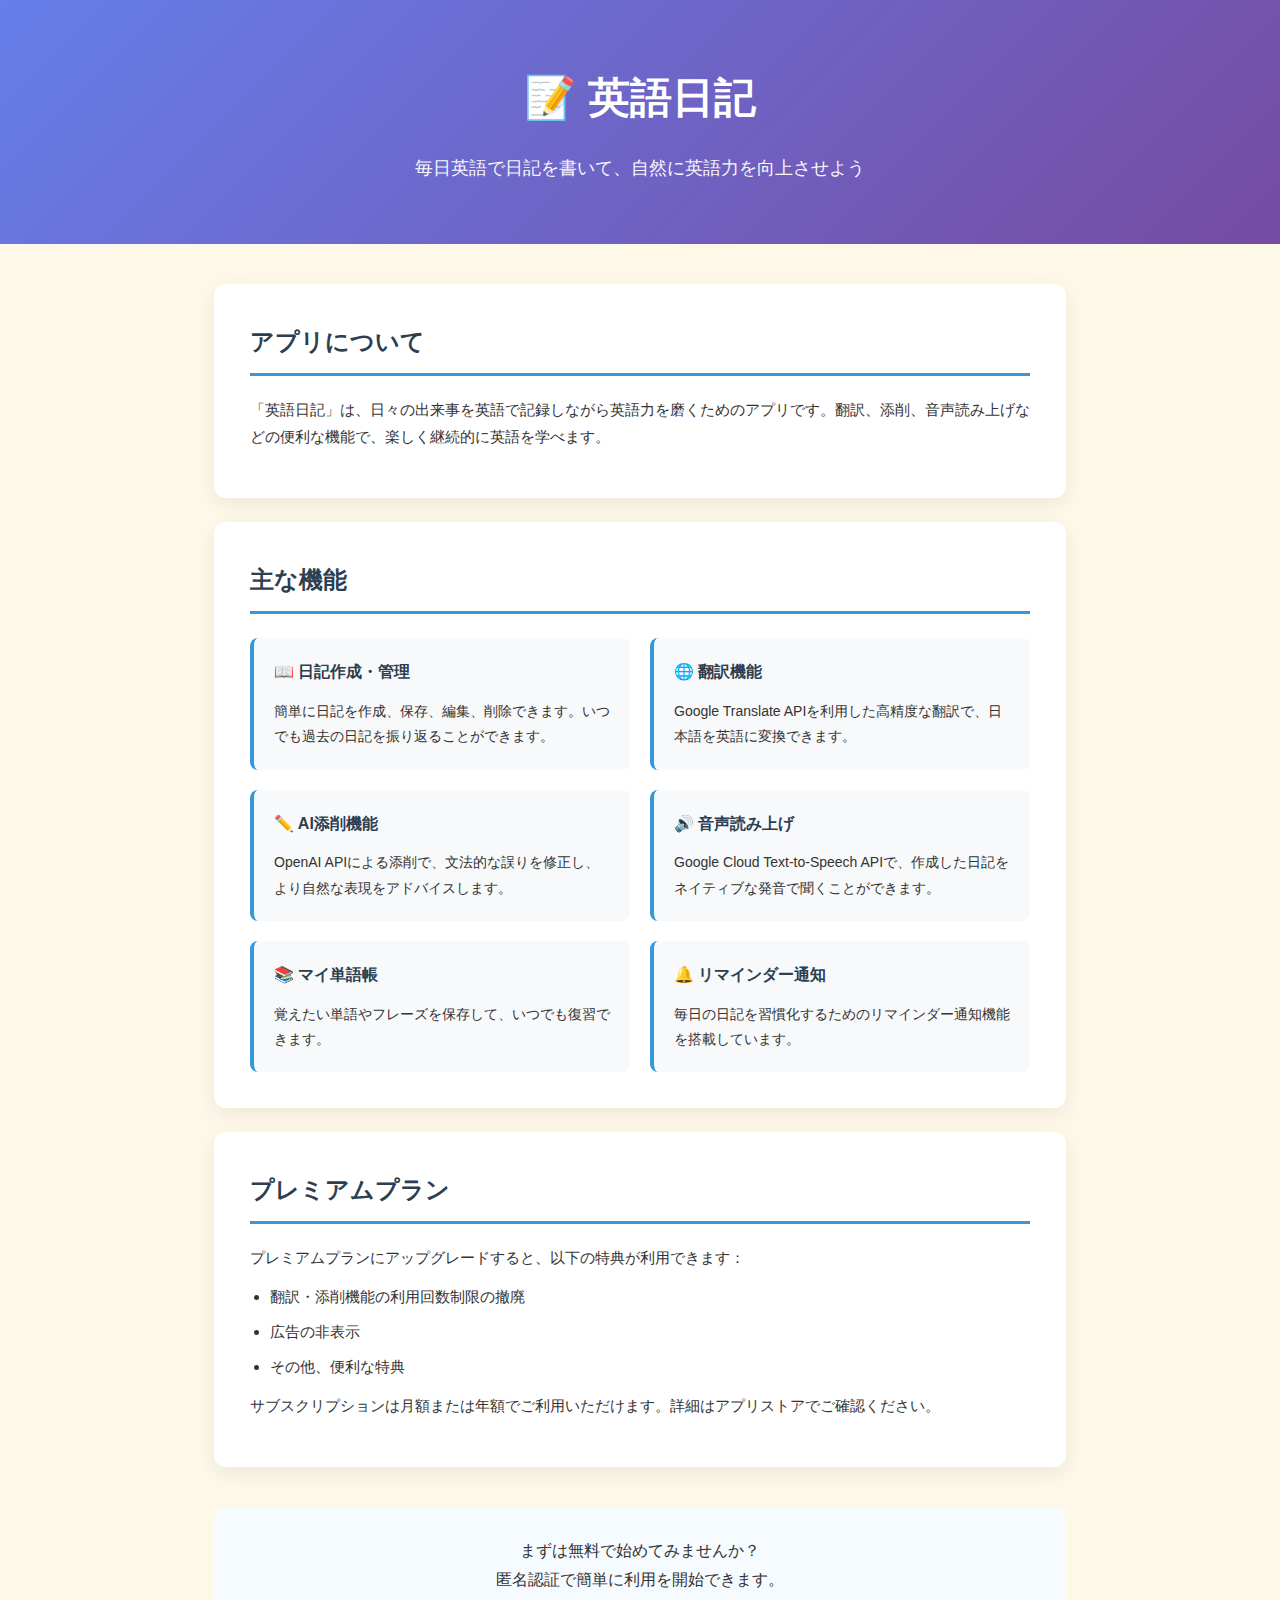
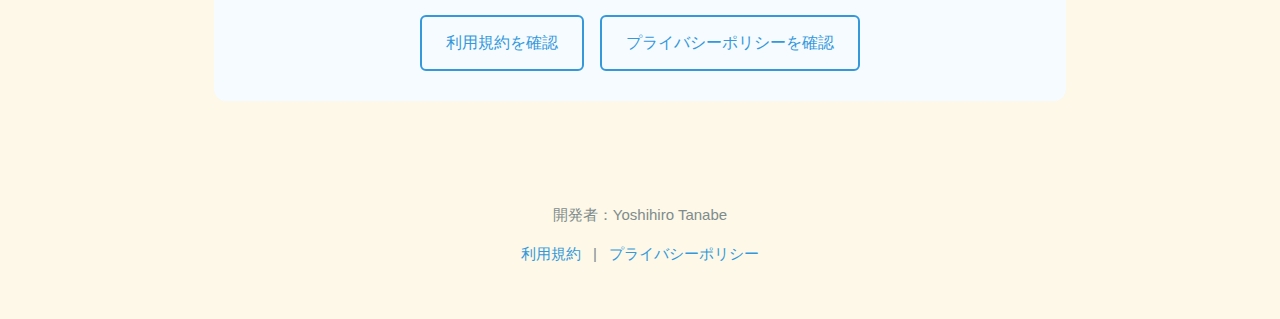
<file: index.html>
<!DOCTYPE html>
<html lang="ja">
<head>
    <meta charset="UTF-8">
    <meta name="viewport" content="width=device-width, initial-scale=1.0">
    <title>英語日記 - 英語で日記を書いて上達しよう</title>
    <link rel="stylesheet" href="css/common.css">
    <link rel="stylesheet" href="css/index.css">
</head>
<body>
    <div class="hero">
        <h1>📝 英語日記</h1>
        <p>毎日英語で日記を書いて、自然に英語力を向上させよう</p>
    </div>

    <div class="wrapper">
        <div class="card">
            <h2>アプリについて</h2>
            <p>「英語日記」は、日々の出来事を英語で記録しながら英語力を磨くためのアプリです。翻訳、添削、音声読み上げなどの便利な機能で、楽しく継続的に英語を学べます。</p>
        </div>

        <div class="card">
            <h2>主な機能</h2>
            <div class="features">
                <div class="feature">
                    <h3>📖 日記作成・管理</h3>
                    <p>簡単に日記を作成、保存、編集、削除できます。いつでも過去の日記を振り返ることができます。</p>
                </div>
                <div class="feature">
                    <h3>🌐 翻訳機能</h3>
                    <p>Google Translate APIを利用した高精度な翻訳で、日本語を英語に変換できます。</p>
                </div>
                <div class="feature">
                    <h3>✏️ AI添削機能</h3>
                    <p>OpenAI APIによる添削で、文法的な誤りを修正し、より自然な表現をアドバイスします。</p>
                </div>
                <div class="feature">
                    <h3>🔊 音声読み上げ</h3>
                    <p>Google Cloud Text-to-Speech APIで、作成した日記をネイティブな発音で聞くことができます。</p>
                </div>
                <div class="feature">
                    <h3>📚 マイ単語帳</h3>
                    <p>覚えたい単語やフレーズを保存して、いつでも復習できます。</p>
                </div>
                <div class="feature">
                    <h3>🔔 リマインダー通知</h3>
                    <p>毎日の日記を習慣化するためのリマインダー通知機能を搭載しています。</p>
                </div>
            </div>
        </div>

        <div class="card">
            <h2>プレミアムプラン</h2>
            <p>プレミアムプランにアップグレードすると、以下の特典が利用できます：</p>
            <ul>
                <li>翻訳・添削機能の利用回数制限の撤廃</li>
                <li>広告の非表示</li>
                <li>その他、便利な特典</li>
            </ul>
            <p>サブスクリプションは月額または年額でご利用いただけます。詳細はアプリストアでご確認ください。</p>
        </div>

        <div class="cta">
            <p>まずは無料で始めてみませんか？<br>匿名認証で簡単に利用を開始できます。</p>
            <div class="links">
                <a href="terms.html" class="btn btn-secondary">利用規約を確認</a>
                <a href="privacy.html" class="btn btn-secondary">プライバシーポリシーを確認</a>
            </div>
        </div>
    </div>

    <div class="footer">
        <p>開発者：Yoshihiro Tanabe</p>
        <p>
            <a href="terms.html">利用規約</a>
            <span>|</span>
            <a href="privacy.html">プライバシーポリシー</a>
        </p>
    </div>
</body>
</html>
</file>
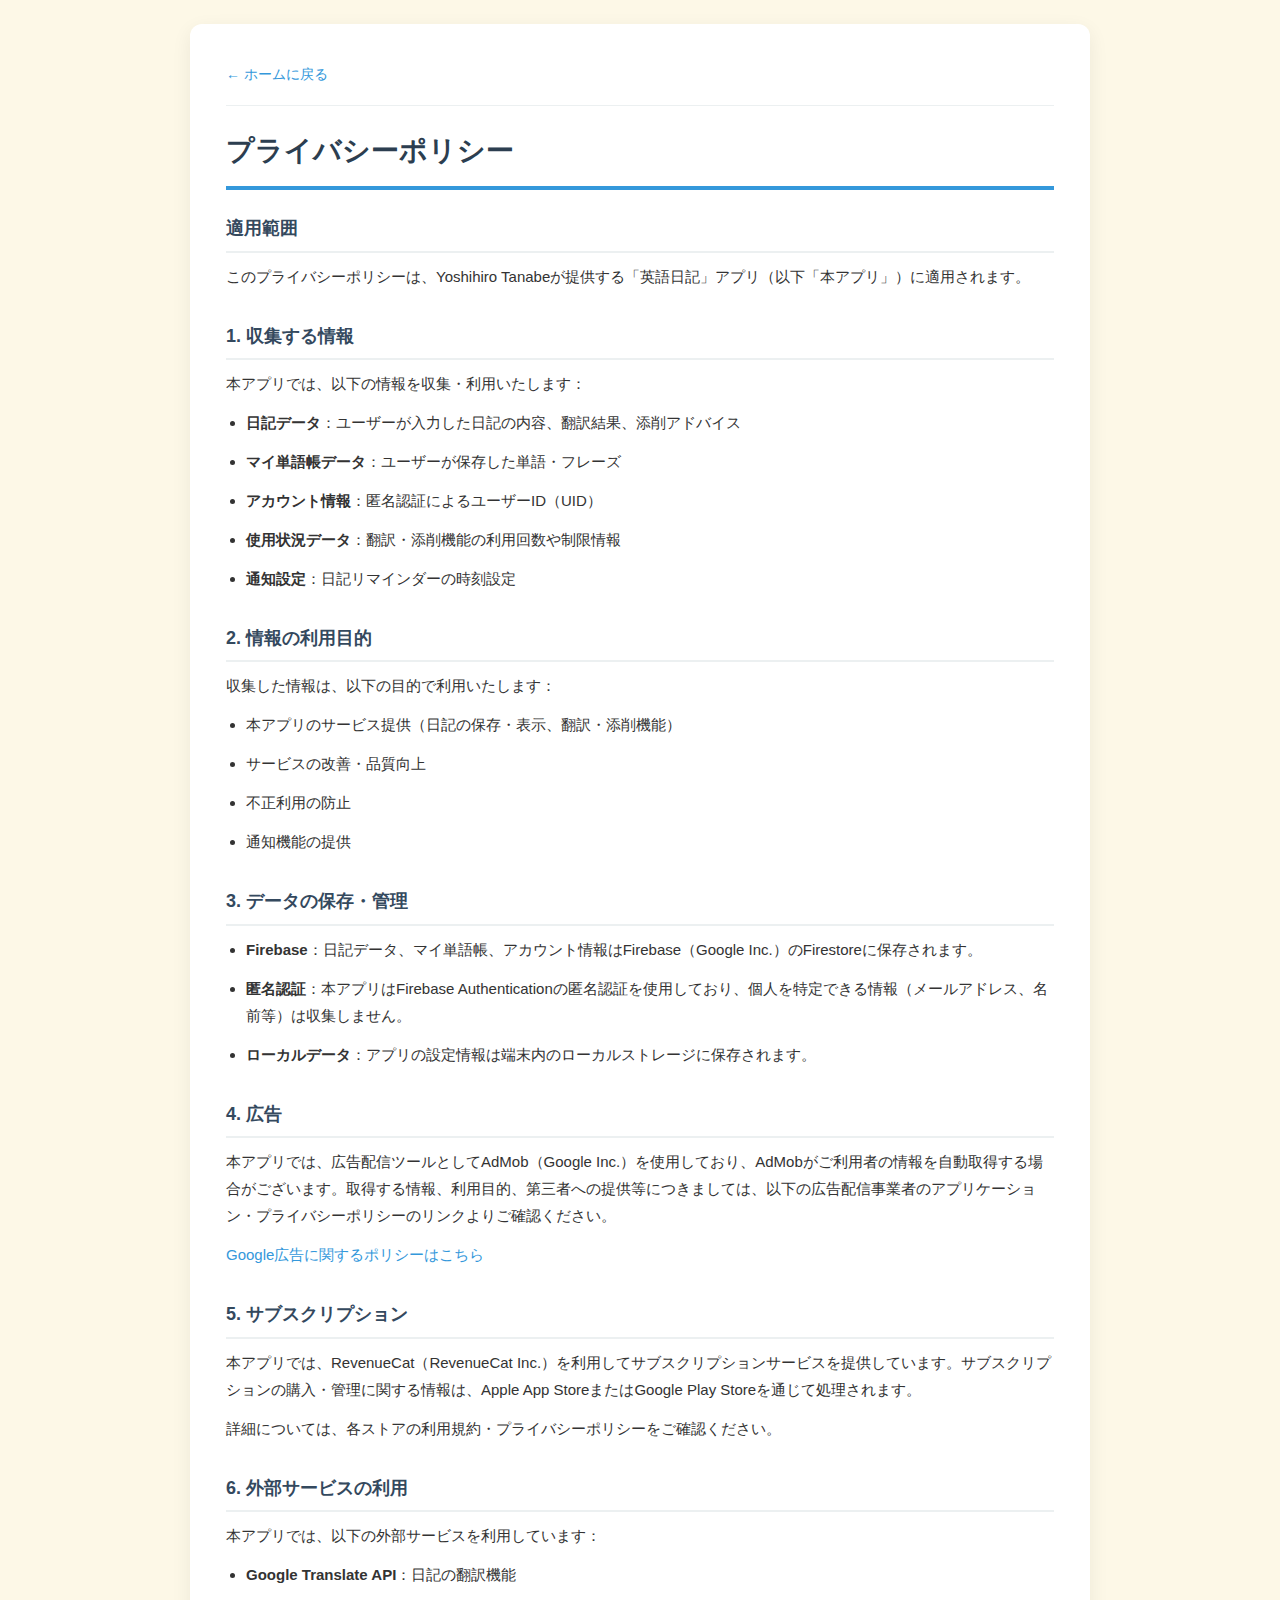
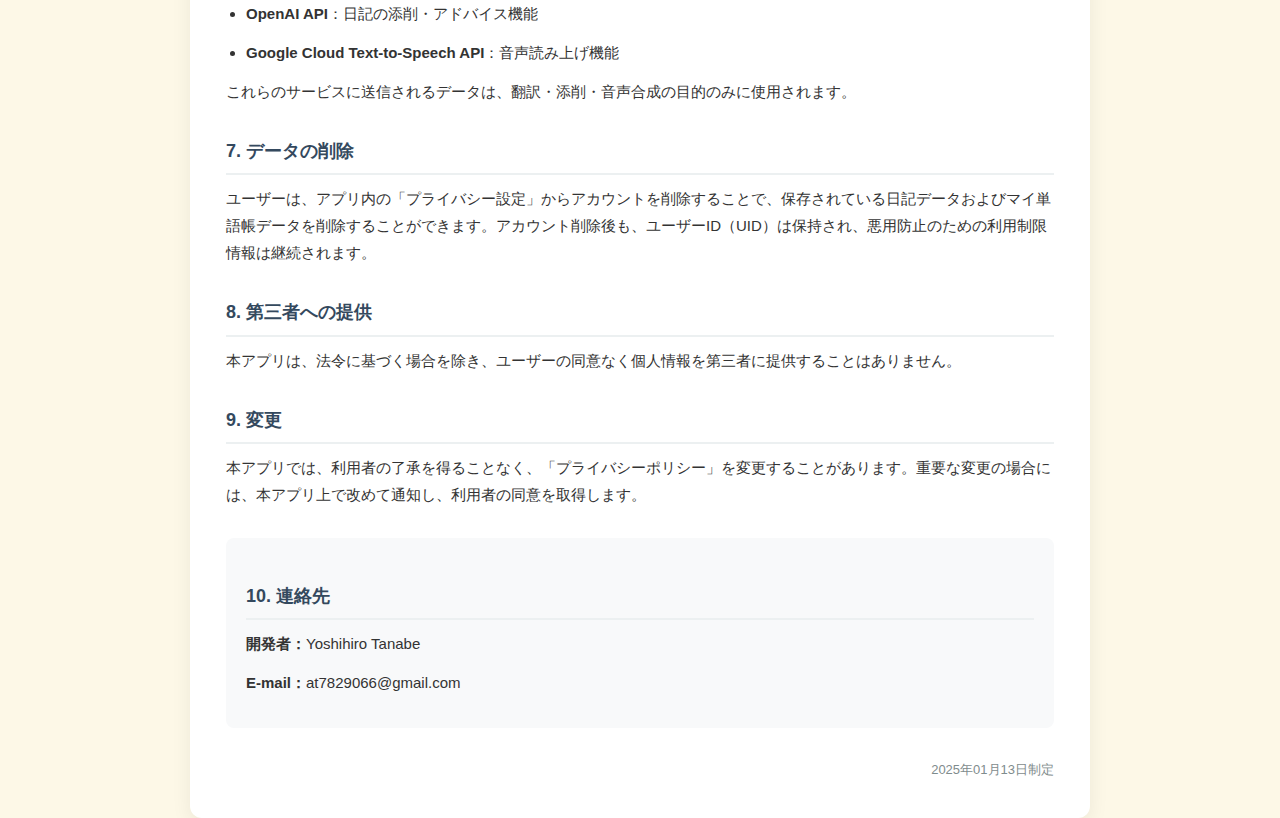
<file: privacy.html>
<!DOCTYPE html>
<html lang="ja">
<head>
    <meta charset="UTF-8">
    <meta name="viewport" content="width=device-width, initial-scale=1.0">
    <title>プライバシーポリシー - 英語日記</title>
    <link rel="stylesheet" href="css/common.css">
    <link rel="stylesheet" href="css/policy.css">
</head>
<body>
    <div class="wrapper">
        <div class="card">
            <div class="nav">
                <a href="index.html">← ホームに戻る</a>
            </div>
            <h1>プライバシーポリシー</h1>

            <div class="section">
                <h2>適用範囲</h2>
                <p>このプライバシーポリシーは、Yoshihiro Tanabeが提供する「英語日記」アプリ（以下「本アプリ」）に適用されます。</p>
            </div>

            <div class="section">
                <h2>1. 収集する情報</h2>
                <p>本アプリでは、以下の情報を収集・利用いたします：</p>
                <ul>
                    <li><strong>日記データ</strong>：ユーザーが入力した日記の内容、翻訳結果、添削アドバイス</li>
                    <li><strong>マイ単語帳データ</strong>：ユーザーが保存した単語・フレーズ</li>
                    <li><strong>アカウント情報</strong>：匿名認証によるユーザーID（UID）</li>
                    <li><strong>使用状況データ</strong>：翻訳・添削機能の利用回数や制限情報</li>
                    <li><strong>通知設定</strong>：日記リマインダーの時刻設定</li>
                </ul>
            </div>

            <div class="section">
                <h2>2. 情報の利用目的</h2>
                <p>収集した情報は、以下の目的で利用いたします：</p>
                <ul>
                    <li>本アプリのサービス提供（日記の保存・表示、翻訳・添削機能）</li>
                    <li>サービスの改善・品質向上</li>
                    <li>不正利用の防止</li>
                    <li>通知機能の提供</li>
                </ul>
            </div>

            <div class="section">
                <h2>3. データの保存・管理</h2>
                <ul>
                    <li><strong>Firebase</strong>：日記データ、マイ単語帳、アカウント情報はFirebase（Google Inc.）のFirestoreに保存されます。</li>
                    <li><strong>匿名認証</strong>：本アプリはFirebase Authenticationの匿名認証を使用しており、個人を特定できる情報（メールアドレス、名前等）は収集しません。</li>
                    <li><strong>ローカルデータ</strong>：アプリの設定情報は端末内のローカルストレージに保存されます。</li>
                </ul>
            </div>

            <div class="section">
                <h2>4. 広告</h2>
                <p>本アプリでは、広告配信ツールとしてAdMob（Google Inc.）を使用しており、AdMobがご利用者の情報を自動取得する場合がございます。取得する情報、利用目的、第三者への提供等につきましては、以下の広告配信事業者のアプリケーション・プライバシーポリシーのリンクよりご確認ください。</p>
                <p><a href="https://policies.google.com/privacy" target="_blank" rel="noopener noreferrer">Google広告に関するポリシーはこちら</a></p>
            </div>

            <div class="section">
                <h2>5. サブスクリプション</h2>
                <p>本アプリでは、RevenueCat（RevenueCat Inc.）を利用してサブスクリプションサービスを提供しています。サブスクリプションの購入・管理に関する情報は、Apple App StoreまたはGoogle Play Storeを通じて処理されます。</p>
                <p>詳細については、各ストアの利用規約・プライバシーポリシーをご確認ください。</p>
            </div>

            <div class="section">
                <h2>6. 外部サービスの利用</h2>
                <p>本アプリでは、以下の外部サービスを利用しています：</p>
                <ul>
                    <li><strong>Google Translate API</strong>：日記の翻訳機能</li>
                    <li><strong>OpenAI API</strong>：日記の添削・アドバイス機能</li>
                    <li><strong>Google Cloud Text-to-Speech API</strong>：音声読み上げ機能</li>
                </ul>
                <p>これらのサービスに送信されるデータは、翻訳・添削・音声合成の目的のみに使用されます。</p>
            </div>

            <div class="section">
                <h2>7. データの削除</h2>
                <p>ユーザーは、アプリ内の「プライバシー設定」からアカウントを削除することで、保存されている日記データおよびマイ単語帳データを削除することができます。アカウント削除後も、ユーザーID（UID）は保持され、悪用防止のための利用制限情報は継続されます。</p>
            </div>

            <div class="section">
                <h2>8. 第三者への提供</h2>
                <p>本アプリは、法令に基づく場合を除き、ユーザーの同意なく個人情報を第三者に提供することはありません。</p>
            </div>

            <div class="section">
                <h2>9. 変更</h2>
                <p>本アプリでは、利用者の了承を得ることなく、「プライバシーポリシー」を変更することがあります。重要な変更の場合には、本アプリ上で改めて通知し、利用者の同意を取得します。</p>
            </div>

            <div class="contact">
                <h2>10. 連絡先</h2>
                <p><strong>開発者：</strong>Yoshihiro Tanabe</p>
                <p><strong>E-mail：</strong>at7829066@gmail.com</p>
            </div>

            <div class="date">
                2025年01月13日制定
            </div>
        </div>
    </div>
</body>
</html>
</file>
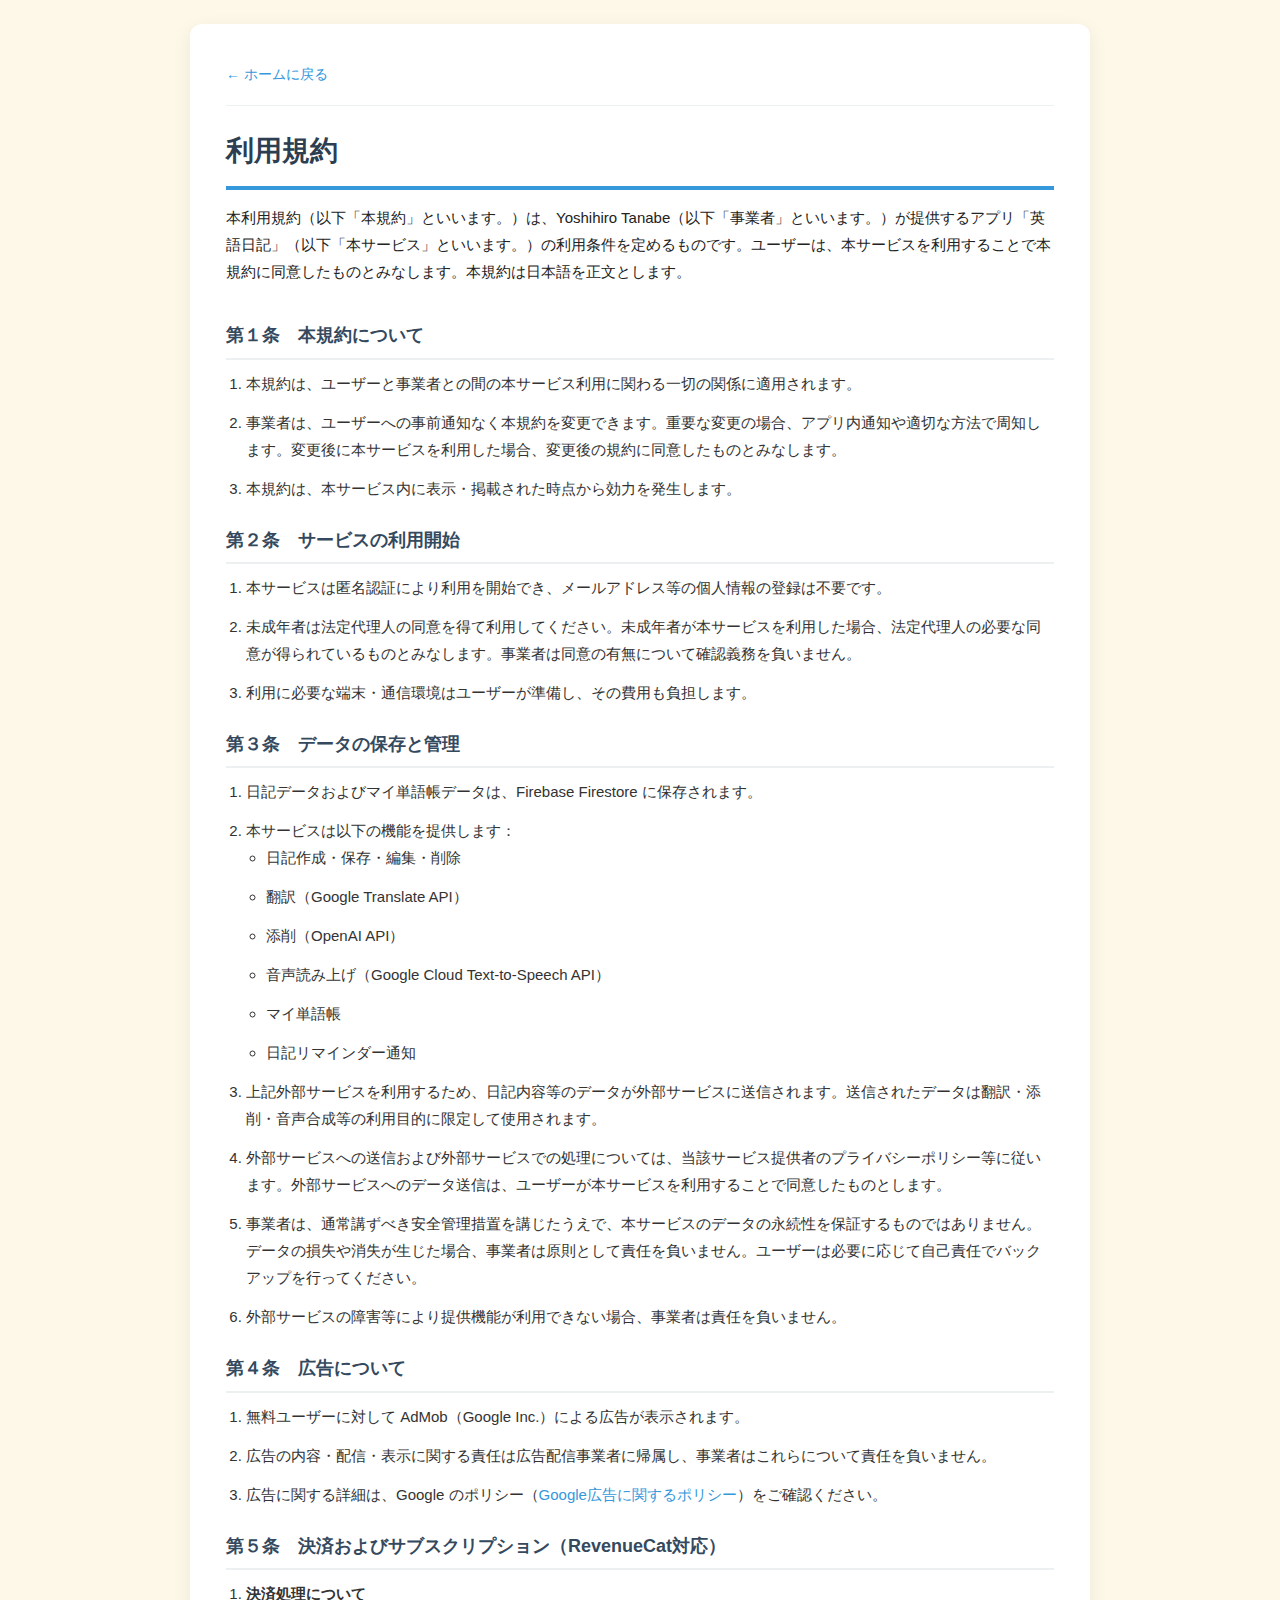
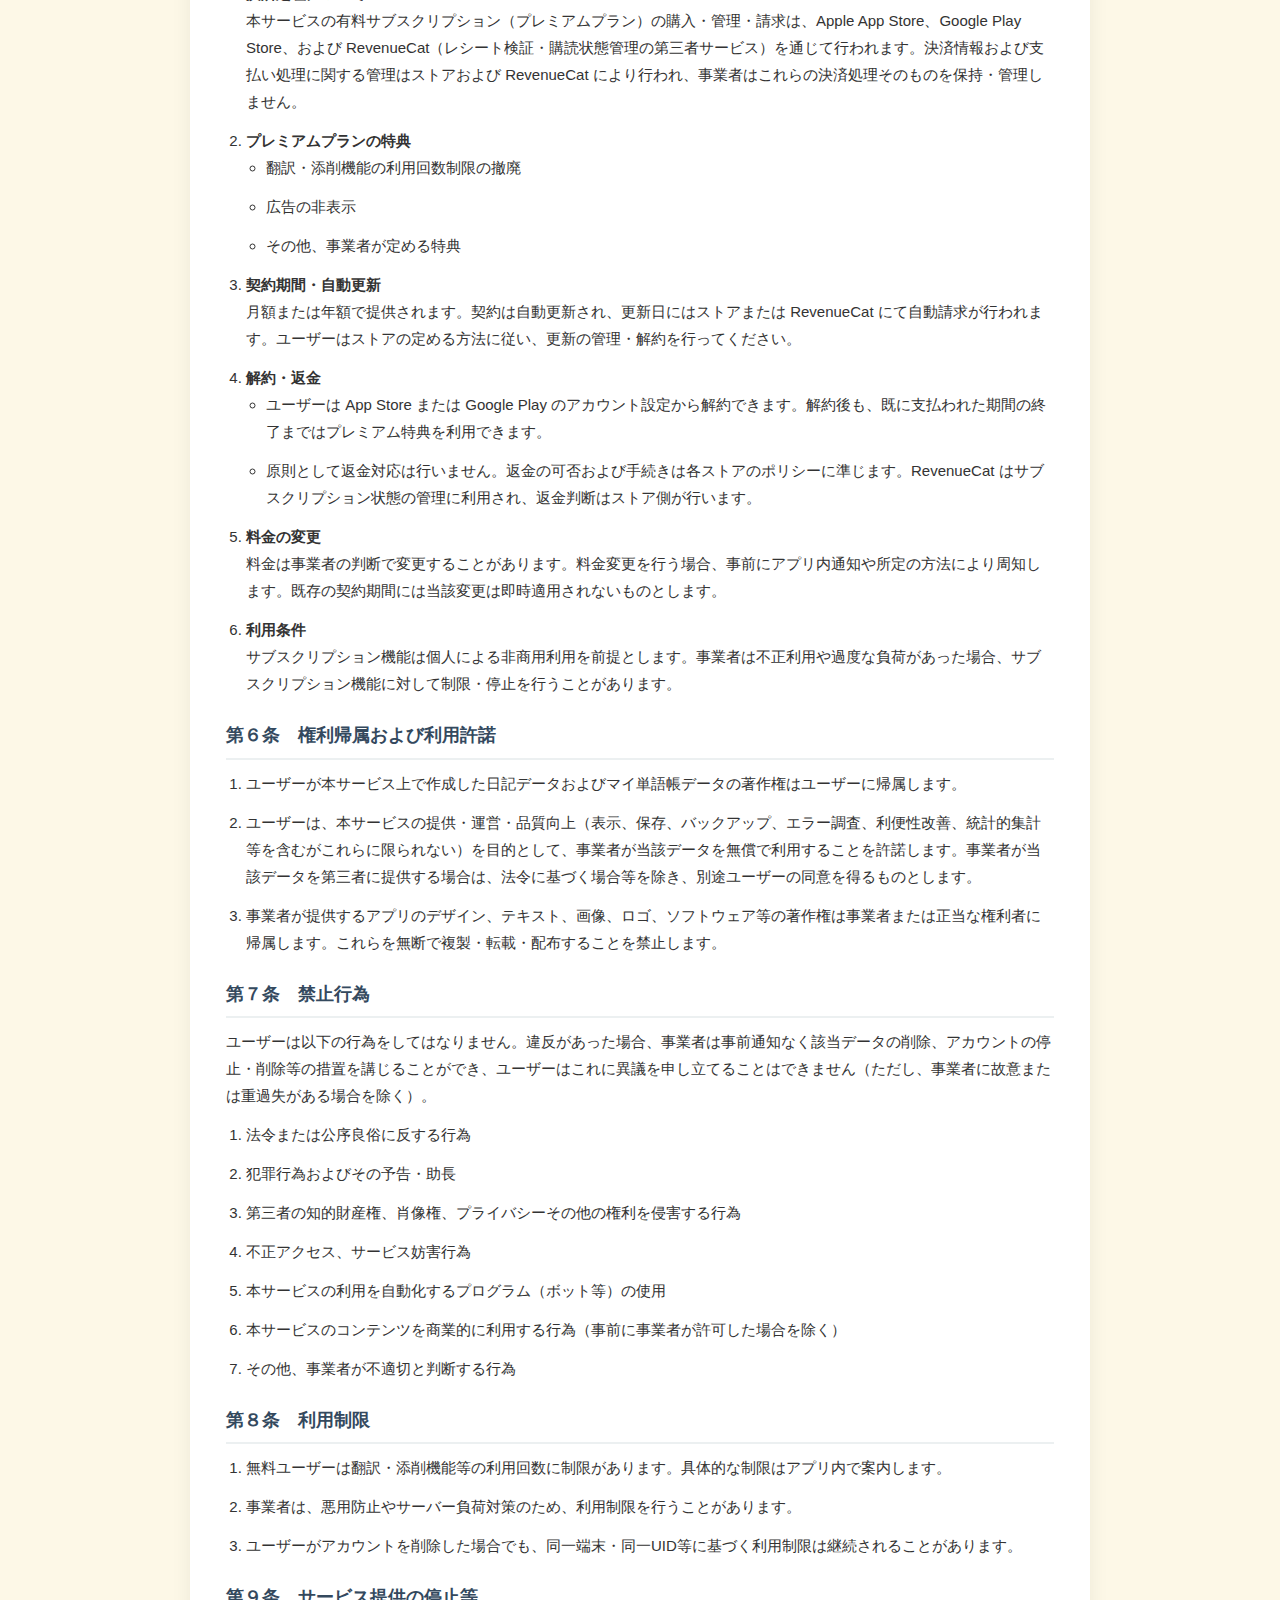
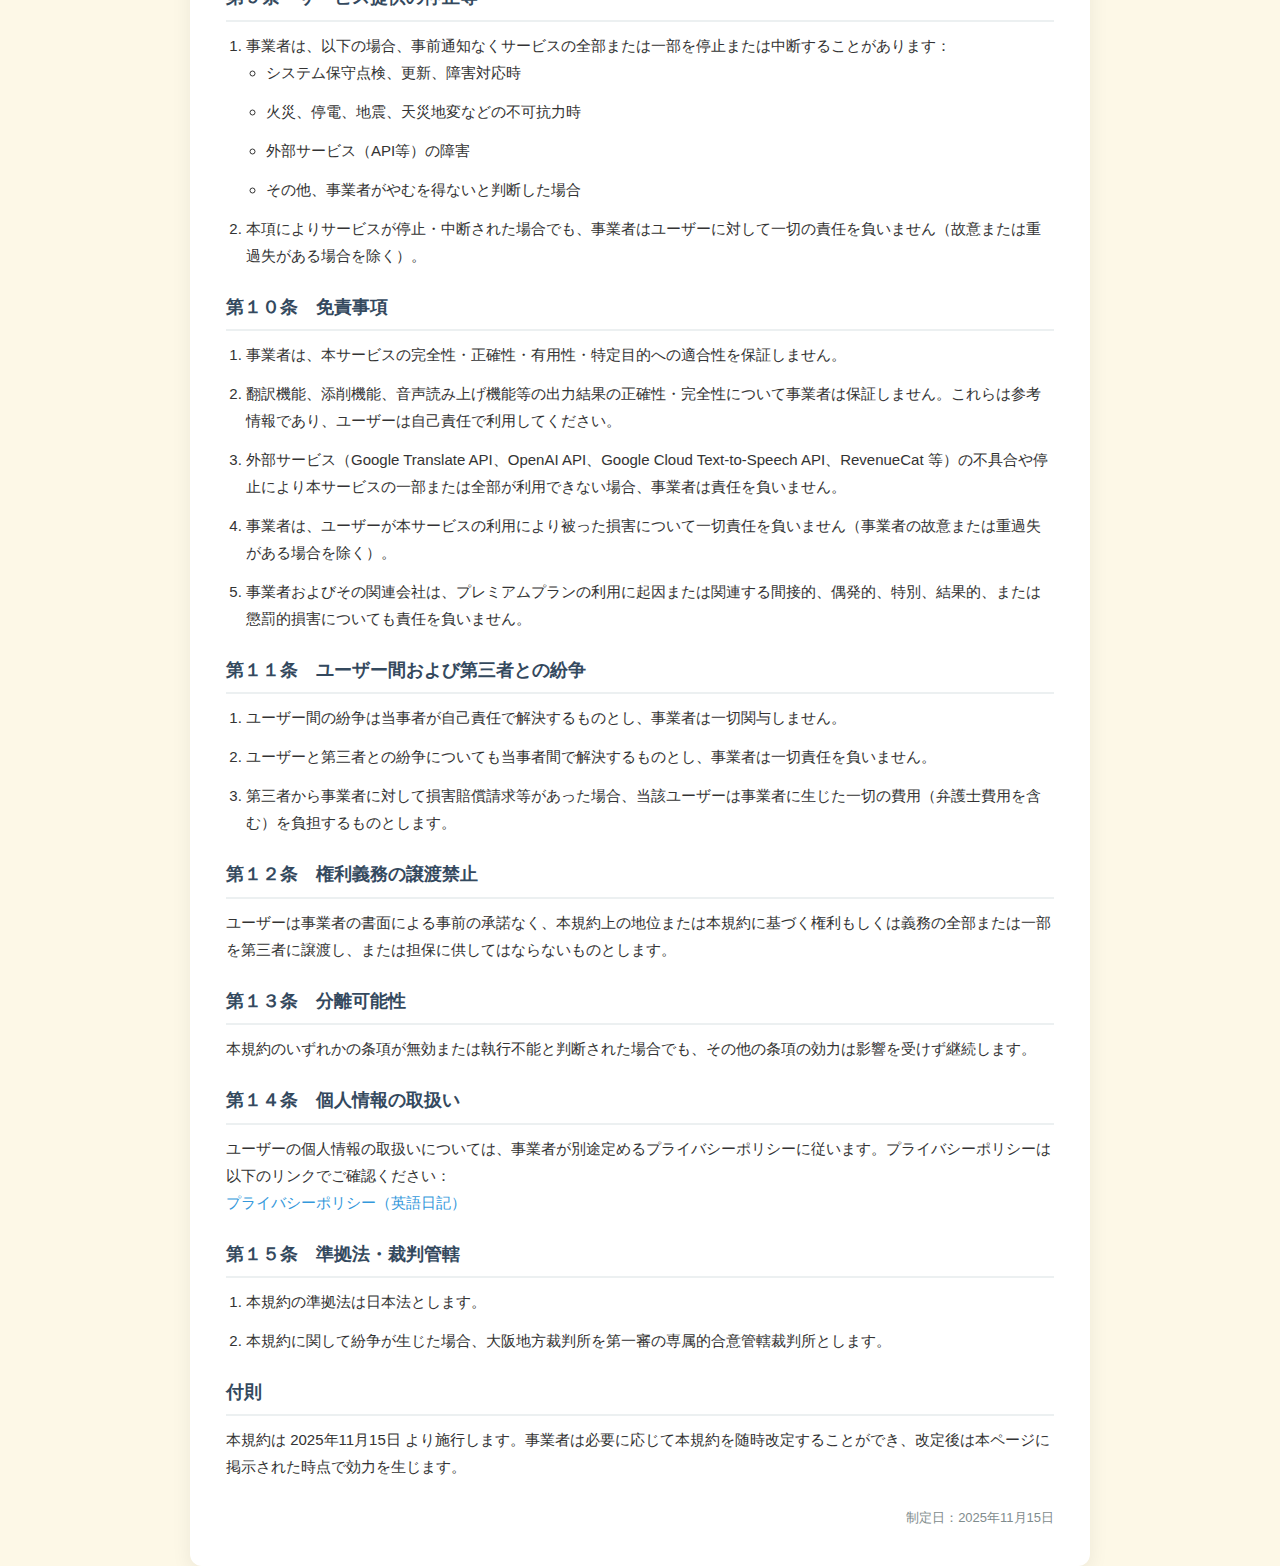
<file: terms.html>
<!DOCTYPE html>
<html lang="ja">
<head>
    <meta charset="UTF-8" />
    <meta name="viewport" content="width=device-width, initial-scale=1.0"/>
    <title>利用規約 - 英語日記</title>
    <link rel="stylesheet" href="css/common.css">
    <link rel="stylesheet" href="css/policy.css">
</head>
<body>
    <div class="wrapper">
        <div class="card" role="main" aria-labelledby="title">
            <div class="nav">
                <a href="index.html">← ホームに戻る</a>
            </div>
            <header>
                <h1 id="title">利用規約</h1>
                <div class="meta" aria-hidden="false">
                    <div class="intro" style="background:transparent;border-left:none;padding:0;margin:0">
                        <p>本利用規約（以下「本規約」といいます。）は、Yoshihiro Tanabe（以下「事業者」といいます。）が提供するアプリ「英語日記」（以下「本サービス」といいます。）の利用条件を定めるものです。ユーザーは、本サービスを利用することで本規約に同意したものとみなします。本規約は日本語を正文とします。</p>
                    </div>
                </div>
            </header>

            <section>
                <h2>第１条　本規約について</h2>
                <ol>
                    <li>本規約は、ユーザーと事業者との間の本サービス利用に関わる一切の関係に適用されます。</li>
                    <li>事業者は、ユーザーへの事前通知なく本規約を変更できます。重要な変更の場合、アプリ内通知や適切な方法で周知します。変更後に本サービスを利用した場合、変更後の規約に同意したものとみなします。</li>
                    <li>本規約は、本サービス内に表示・掲載された時点から効力を発生します。</li>
                </ol>

                <h2>第２条　サービスの利用開始</h2>
                <ol>
                    <li>本サービスは匿名認証により利用を開始でき、メールアドレス等の個人情報の登録は不要です。</li>
                    <li>未成年者は法定代理人の同意を得て利用してください。未成年者が本サービスを利用した場合、法定代理人の必要な同意が得られているものとみなします。事業者は同意の有無について確認義務を負いません。</li>
                    <li>利用に必要な端末・通信環境はユーザーが準備し、その費用も負担します。</li>
                </ol>

                <h2>第３条　データの保存と管理</h2>
                <ol>
                    <li>日記データおよびマイ単語帳データは、Firebase Firestore に保存されます。</li>
                    <li>本サービスは以下の機能を提供します：
                        <ul>
                            <li>日記作成・保存・編集・削除</li>
                            <li>翻訳（Google Translate API）</li>
                            <li>添削（OpenAI API）</li>
                            <li>音声読み上げ（Google Cloud Text-to-Speech API）</li>
                            <li>マイ単語帳</li>
                            <li>日記リマインダー通知</li>
                        </ul>
                    </li>
                    <li>上記外部サービスを利用するため、日記内容等のデータが外部サービスに送信されます。送信されたデータは翻訳・添削・音声合成等の利用目的に限定して使用されます。</li>
                    <li>外部サービスへの送信および外部サービスでの処理については、当該サービス提供者のプライバシーポリシー等に従います。外部サービスへのデータ送信は、ユーザーが本サービスを利用することで同意したものとします。</li>
                    <li>事業者は、通常講ずべき安全管理措置を講じたうえで、本サービスのデータの永続性を保証するものではありません。データの損失や消失が生じた場合、事業者は原則として責任を負いません。ユーザーは必要に応じて自己責任でバックアップを行ってください。</li>
                    <li>外部サービスの障害等により提供機能が利用できない場合、事業者は責任を負いません。</li>
                </ol>

                <h2>第４条　広告について</h2>
                <ol>
                    <li>無料ユーザーに対して AdMob（Google Inc.）による広告が表示されます。</li>
                    <li>広告の内容・配信・表示に関する責任は広告配信事業者に帰属し、事業者はこれらについて責任を負いません。</li>
                    <li>広告に関する詳細は、Google のポリシー（<a href="https://policies.google.com/privacy" target="_blank" rel="noopener noreferrer">Google広告に関するポリシー</a>）をご確認ください。</li>
                </ol>

                <h2>第５条　決済およびサブスクリプション（RevenueCat対応）</h2>
                <ol>
                    <li><strong>決済処理について</strong><br>
                        本サービスの有料サブスクリプション（プレミアムプラン）の購入・管理・請求は、Apple App Store、Google Play Store、および RevenueCat（レシート検証・購読状態管理の第三者サービス）を通じて行われます。決済情報および支払い処理に関する管理はストアおよび RevenueCat により行われ、事業者はこれらの決済処理そのものを保持・管理しません。</li>

                    <li><strong>プレミアムプランの特典</strong>
                        <ul>
                            <li>翻訳・添削機能の利用回数制限の撤廃</li>
                            <li>広告の非表示</li>
                            <li>その他、事業者が定める特典</li>
                        </ul>
                    </li>

                    <li><strong>契約期間・自動更新</strong><br>
                        月額または年額で提供されます。契約は自動更新され、更新日にはストアまたは RevenueCat にて自動請求が行われます。ユーザーはストアの定める方法に従い、更新の管理・解約を行ってください。</li>

                    <li><strong>解約・返金</strong>
                        <ul>
                            <li>ユーザーは App Store または Google Play のアカウント設定から解約できます。解約後も、既に支払われた期間の終了まではプレミアム特典を利用できます。</li>
                            <li>原則として返金対応は行いません。返金の可否および手続きは各ストアのポリシーに準じます。RevenueCat はサブスクリプション状態の管理に利用され、返金判断はストア側が行います。</li>
                        </ul>
                    </li>

                    <li><strong>料金の変更</strong><br>
                        料金は事業者の判断で変更することがあります。料金変更を行う場合、事前にアプリ内通知や所定の方法により周知します。既存の契約期間には当該変更は即時適用されないものとします。</li>

                    <li><strong>利用条件</strong><br>
                        サブスクリプション機能は個人による非商用利用を前提とします。事業者は不正利用や過度な負荷があった場合、サブスクリプション機能に対して制限・停止を行うことがあります。</li>
                </ol>

                <h2>第６条　権利帰属および利用許諾</h2>
                <ol>
                    <li>ユーザーが本サービス上で作成した日記データおよびマイ単語帳データの著作権はユーザーに帰属します。</li>
                    <li>ユーザーは、本サービスの提供・運営・品質向上（表示、保存、バックアップ、エラー調査、利便性改善、統計的集計等を含むがこれらに限られない）を目的として、事業者が当該データを無償で利用することを許諾します。事業者が当該データを第三者に提供する場合は、法令に基づく場合等を除き、別途ユーザーの同意を得るものとします。</li>
                    <li>事業者が提供するアプリのデザイン、テキスト、画像、ロゴ、ソフトウェア等の著作権は事業者または正当な権利者に帰属します。これらを無断で複製・転載・配布することを禁止します。</li>
                </ol>

                <h2>第７条　禁止行為</h2>
                <p>ユーザーは以下の行為をしてはなりません。違反があった場合、事業者は事前通知なく該当データの削除、アカウントの停止・削除等の措置を講じることができ、ユーザーはこれに異議を申し立てることはできません（ただし、事業者に故意または重過失がある場合を除く）。</p>
                <ol>
                    <li>法令または公序良俗に反する行為</li>
                    <li>犯罪行為およびその予告・助長</li>
                    <li>第三者の知的財産権、肖像権、プライバシーその他の権利を侵害する行為</li>
                    <li>不正アクセス、サービス妨害行為</li>
                    <li>本サービスの利用を自動化するプログラム（ボット等）の使用</li>
                    <li>本サービスのコンテンツを商業的に利用する行為（事前に事業者が許可した場合を除く）</li>
                    <li>その他、事業者が不適切と判断する行為</li>
                </ol>

                <h2>第８条　利用制限</h2>
                <ol>
                    <li>無料ユーザーは翻訳・添削機能等の利用回数に制限があります。具体的な制限はアプリ内で案内します。</li>
                    <li>事業者は、悪用防止やサーバー負荷対策のため、利用制限を行うことがあります。</li>
                    <li>ユーザーがアカウントを削除した場合でも、同一端末・同一UID等に基づく利用制限は継続されることがあります。</li>
                </ol>

                <h2>第９条　サービス提供の停止等</h2>
                <ol>
                    <li>事業者は、以下の場合、事前通知なくサービスの全部または一部を停止または中断することがあります：
                        <ul>
                            <li>システム保守点検、更新、障害対応時</li>
                            <li>火災、停電、地震、天災地変などの不可抗力時</li>
                            <li>外部サービス（API等）の障害</li>
                            <li>その他、事業者がやむを得ないと判断した場合</li>
                        </ul>
                    </li>
                    <li>本項によりサービスが停止・中断された場合でも、事業者はユーザーに対して一切の責任を負いません（故意または重過失がある場合を除く）。</li>
                </ol>

                <h2>第１０条　免責事項</h2>
                <ol>
                    <li>事業者は、本サービスの完全性・正確性・有用性・特定目的への適合性を保証しません。</li>
                    <li>翻訳機能、添削機能、音声読み上げ機能等の出力結果の正確性・完全性について事業者は保証しません。これらは参考情報であり、ユーザーは自己責任で利用してください。</li>
                    <li>外部サービス（Google Translate API、OpenAI API、Google Cloud Text-to-Speech API、RevenueCat 等）の不具合や停止により本サービスの一部または全部が利用できない場合、事業者は責任を負いません。</li>
                    <li>事業者は、ユーザーが本サービスの利用により被った損害について一切責任を負いません（事業者の故意または重過失がある場合を除く）。</li>
                    <li>事業者およびその関連会社は、プレミアムプランの利用に起因または関連する間接的、偶発的、特別、結果的、または懲罰的損害についても責任を負いません。</li>
                </ol>

                <h2>第１１条　ユーザー間および第三者との紛争</h2>
                <ol>
                    <li>ユーザー間の紛争は当事者が自己責任で解決するものとし、事業者は一切関与しません。</li>
                    <li>ユーザーと第三者との紛争についても当事者間で解決するものとし、事業者は一切責任を負いません。</li>
                    <li>第三者から事業者に対して損害賠償請求等があった場合、当該ユーザーは事業者に生じた一切の費用（弁護士費用を含む）を負担するものとします。</li>
                </ol>

                <h2>第１２条　権利義務の譲渡禁止</h2>
                <p>ユーザーは事業者の書面による事前の承諾なく、本規約上の地位または本規約に基づく権利もしくは義務の全部または一部を第三者に譲渡し、または担保に供してはならないものとします。</p>

                <h2>第１３条　分離可能性</h2>
                <p>本規約のいずれかの条項が無効または執行不能と判断された場合でも、その他の条項の効力は影響を受けず継続します。</p>

                <h2>第１４条　個人情報の取扱い</h2>
                <p>ユーザーの個人情報の取扱いについては、事業者が別途定めるプライバシーポリシーに従います。プライバシーポリシーは以下のリンクでご確認ください：<br>
                <a href="privacy.html">プライバシーポリシー（英語日記）</a></p>

                <h2>第１５条　準拠法・裁判管轄</h2>
                <ol>
                    <li>本規約の準拠法は日本法とします。</li>
                    <li>本規約に関して紛争が生じた場合、大阪地方裁判所を第一審の専属的合意管轄裁判所とします。</li>
                </ol>

                <h2>付則</h2>
                <p>本規約は 2025年11月15日 より施行します。事業者は必要に応じて本規約を随時改定することができ、改定後は本ページに掲示された時点で効力を生じます。</p>

                <div class="footnote">制定日：2025年11月15日</div>
            </section>
        </div>
    </div>
</body>
</html>
</file>
<file: css/common.css>
/* 共通スタイル - CSS変数と基本スタイル */
:root{
    --bg:#fdf8e7;
    --card:#ffffff;
    --primary:#2c3e50;
    --accent:#3498db;
    --muted:#7f8c8d;
    --text:#333;
    --radius:12px;
    --pad:36px;
    --maxw:900px;
    --line:1.8;
    --border:#ecf0f1;
}

*{
    box-sizing:border-box;
    margin:0;
    padding:0;
}

html,body{
    height:100%;
}

body{
    font-family:-apple-system,BlinkMacSystemFont,"Segoe UI","Hiragino Kaku Gothic ProN","Hiragino Sans",Meiryo, sans-serif;
    background:var(--bg);
    color:var(--text);
    line-height:var(--line);
    -webkit-font-smoothing:antialiased;
    -moz-osx-font-smoothing:grayscale;
}

a{
    color:var(--accent);
    text-decoration:none;
}

a:hover{
    text-decoration:underline;
}

.wrapper{
    max-width:var(--maxw);
    margin:0 auto;
}

.card{
    background:var(--card);
    padding:var(--pad);
    border-radius:var(--radius);
    box-shadow:0 6px 20px rgba(0,0,0,0.07);
}

@media (max-width:700px){
    :root{
        --pad:20px;
    }
}
</file>
<file: css/index.css>
/* ランディングページ専用スタイル */
:root{
    --gradient:linear-gradient(135deg, #667eea 0%, #764ba2 100%);
}

body{
    padding:0;
}

.hero{
    background:var(--gradient);
    color:#fff;
    padding:60px 24px;
    text-align:center;
    margin-bottom:40px;
}

.hero h1{
    font-size:42px;
    margin-bottom:16px;
    font-weight:700;
}

.hero p{
    font-size:18px;
    opacity:0.95;
    max-width:600px;
    margin:0 auto;
}

.wrapper{
    padding:0 24px 60px;
}

.card{
    margin-bottom:24px;
}

h2{
    font-size:24px;
    color:var(--primary);
    margin-bottom:20px;
    padding-bottom:10px;
    border-bottom:3px solid var(--accent);
}

h3{
    font-size:18px;
    color:#34495e;
    margin-top:20px;
    margin-bottom:12px;
}

p{
    font-size:15px;
    margin-bottom:12px;
}

.features{
    display:grid;
    grid-template-columns:repeat(auto-fit, minmax(250px, 1fr));
    gap:20px;
    margin-top:24px;
}

.feature{
    background:#f8f9fa;
    padding:20px;
    border-radius:8px;
    border-left:4px solid var(--accent);
}

.feature h3{
    font-size:16px;
    margin-top:0;
    color:var(--primary);
}

.feature p{
    font-size:14px;
    margin-bottom:0;
}

.cta{
    text-align:center;
    margin-top:40px;
    padding:30px;
    background:#f6fbff;
    border-radius:var(--radius);
}

.cta p{
    font-size:16px;
    margin-bottom:20px;
}

.links{
    display:flex;
    gap:16px;
    justify-content:center;
    flex-wrap:wrap;
}

.btn{
    display:inline-block;
    padding:12px 24px;
    background:var(--accent);
    color:#fff;
    text-decoration:none;
    border-radius:6px;
    font-weight:500;
    transition:background 0.3s;
}

.btn:hover{
    background:#2980b9;
    text-decoration:none;
}

.btn-secondary{
    background:transparent;
    color:var(--accent);
    border:2px solid var(--accent);
}

.btn-secondary:hover{
    background:var(--accent);
    color:#fff;
}

.footer{
    text-align:center;
    padding:40px 24px;
    color:var(--muted);
    font-size:14px;
}

.footer a{
    margin:0 8px;
}

ul{
    margin-left:20px;
    margin-bottom:12px;
}

li{
    font-size:15px;
    margin-bottom:8px;
}

@media (max-width:700px){
    .hero h1{
        font-size:32px;
    }
    
    .hero p{
        font-size:16px;
    }
    
    h2{
        font-size:20px;
    }
    
    .features{
        grid-template-columns:1fr;
    }
    
    .links{
        flex-direction:column;
    }
    
    .btn{
        width:100%;
    }
}
</file>
<file: css/policy.css>
/* プライバシーポリシー・利用規約ページ用スタイル */
body{
    padding:24px;
}

.nav{
    margin-bottom:20px;
    padding-bottom:16px;
    border-bottom:1px solid var(--border);
}

.nav a{
    font-size:14px;
}

h1{
    font-size:28px;
    color:var(--primary);
    border-bottom:4px solid var(--accent);
    padding-bottom:10px;
    margin-bottom:14px;
}

header{
    margin-bottom:18px;
}

.meta{
    display:flex;
    justify-content:space-between;
    gap:12px;
    align-items:center;
    margin-bottom:18px;
}

.meta .date{
    color:var(--muted);
    font-size:13px;
}

.intro{
    background:#f6fbff;
    border-left:5px solid var(--accent);
    padding:14px 16px;
    border-radius:8px;
    margin-bottom:20px;
    color:#222;
}

h2{
    font-size:18px;
    color:#34495e;
    margin-top:22px;
    margin-bottom:10px;
    padding-bottom:6px;
    border-bottom:2px solid var(--border);
}

p,li{
    font-size:15px;
    margin-bottom:12px;
}

ol,ul{
    margin-left:20px;
    margin-bottom:12px;
}

code{
    font-family: ui-monospace, SFMono-Regular, Menlo, Monaco, "Roboto Mono", "Helvetica Neue", monospace;
    background:#f3f4f6;
    padding:2px 6px;
    border-radius:6px;
    font-size:13px;
}

.section{
    margin-bottom:30px;
}

.contact{
    background:#f8f9fa;
    padding:20px;
    border-radius:8px;
    margin-top:30px;
}

.date{
    text-align:right;
    color:var(--muted);
    margin-top:30px;
    font-size:13px;
}

.footnote{
    margin-top:26px;
    text-align:right;
    color:var(--muted);
    font-size:13px;
}

@media (max-width:700px){
    h1{
        font-size:22px;
    }
    
    h2{
        font-size:16px;
    }
}
</file>
